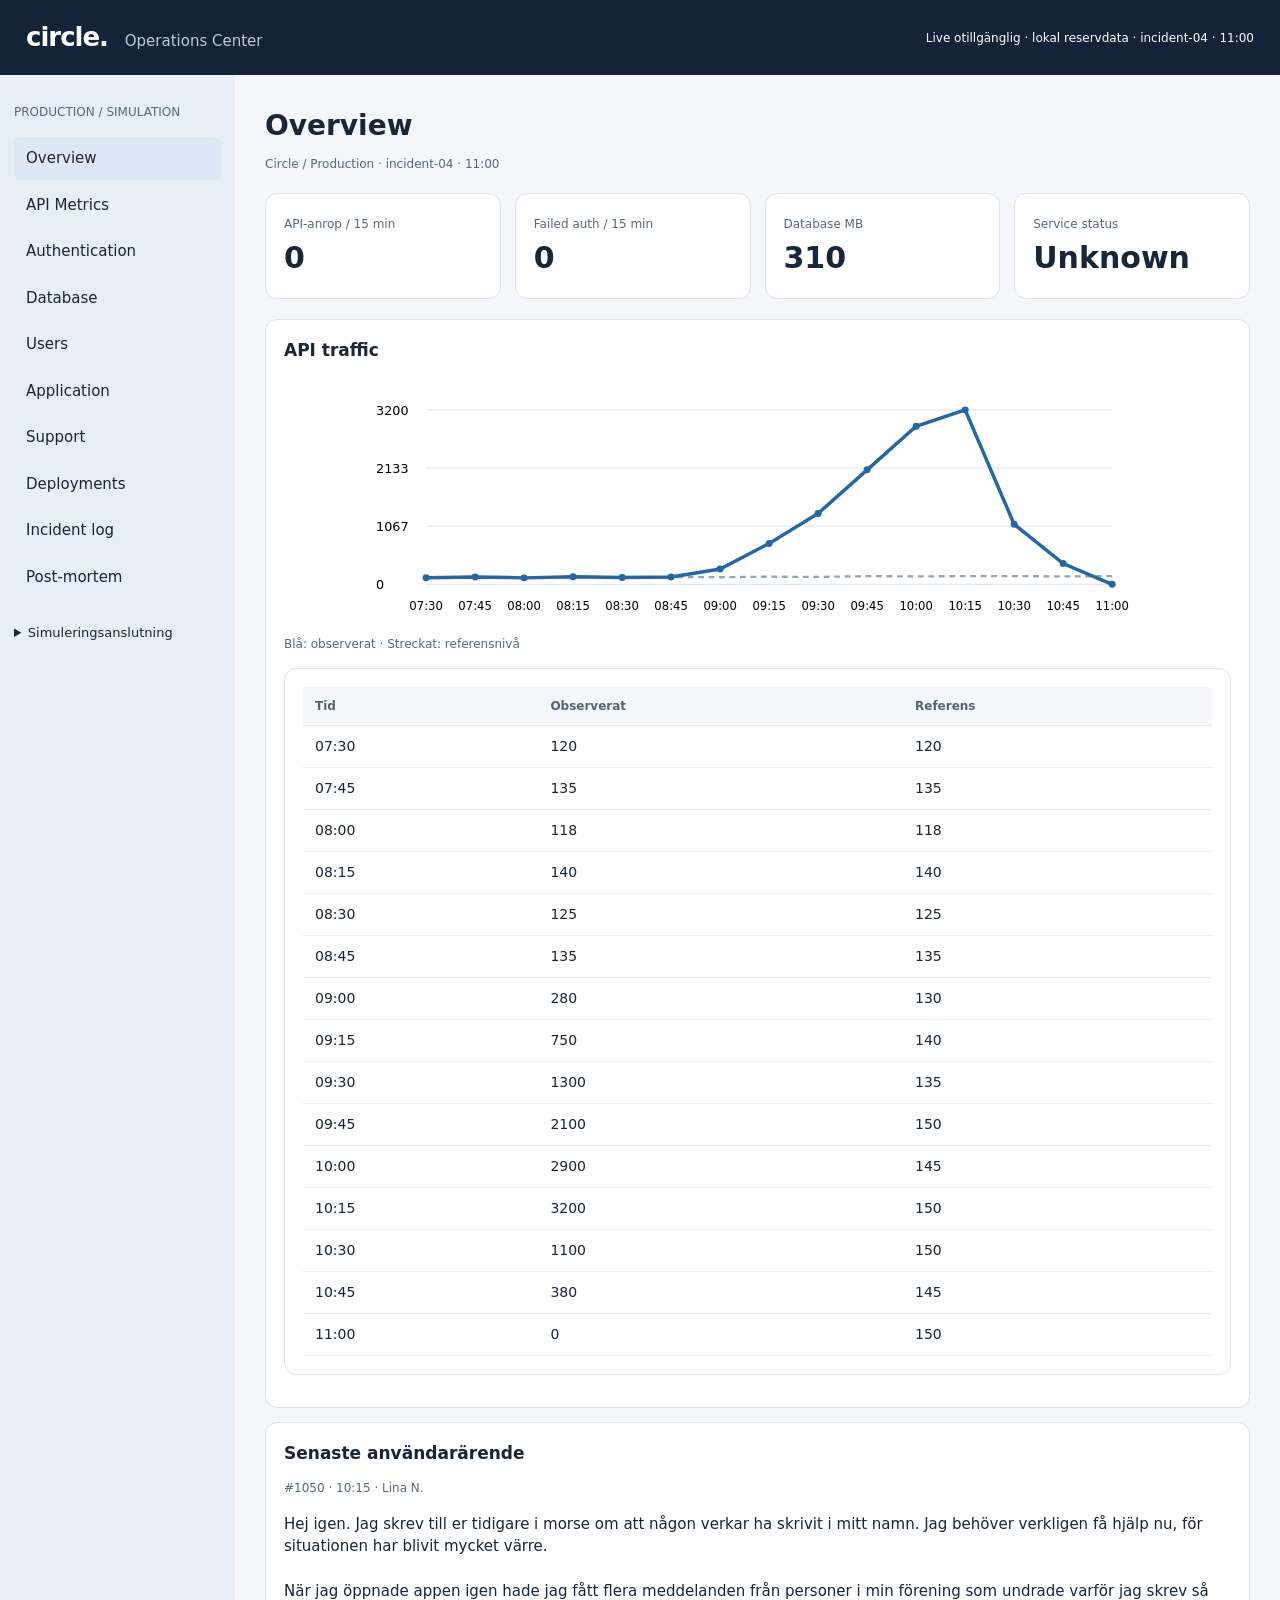
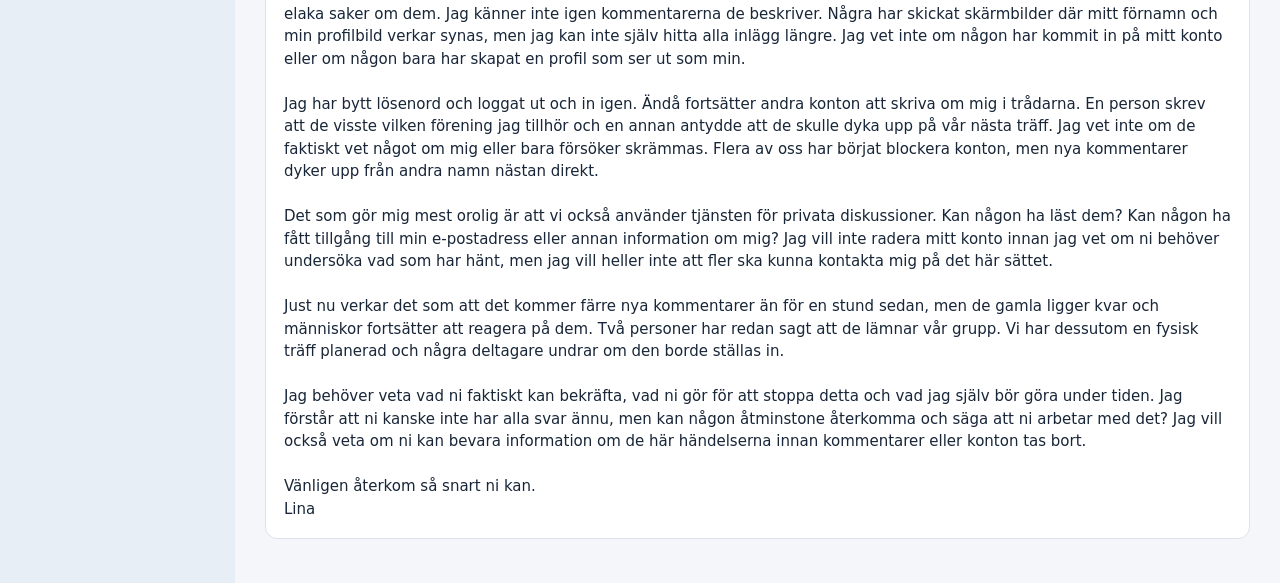
<file: index.html>
<!doctype html><html lang="sv"><head><meta charset="utf-8"><meta name="viewport" content="width=device-width,initial-scale=1"><title>Circle · Operations Center</title><link rel="stylesheet" href="css/style.css"><script type="module" src="js/app.js?v=2"></script></head><body><header><div><strong>circle.</strong> <span>Operations Center</span></div><div id="status" role="status">Ansluter…</div></header><div class="layout"><aside><p class="eyebrow">PRODUCTION / SIMULATION</p><nav id="nav"></nav><details><summary>Simuleringsanslutning</summary><button id="refresh">Uppdatera nu</button><label>Reservkod<input id="code" placeholder="Kod från läraren"></label><button id="manual">Använd kod</button><button id="remote">Återställ anslutning / återgå till live</button></details></aside><main><section id="view"></section></main></div></body></html>
</file>
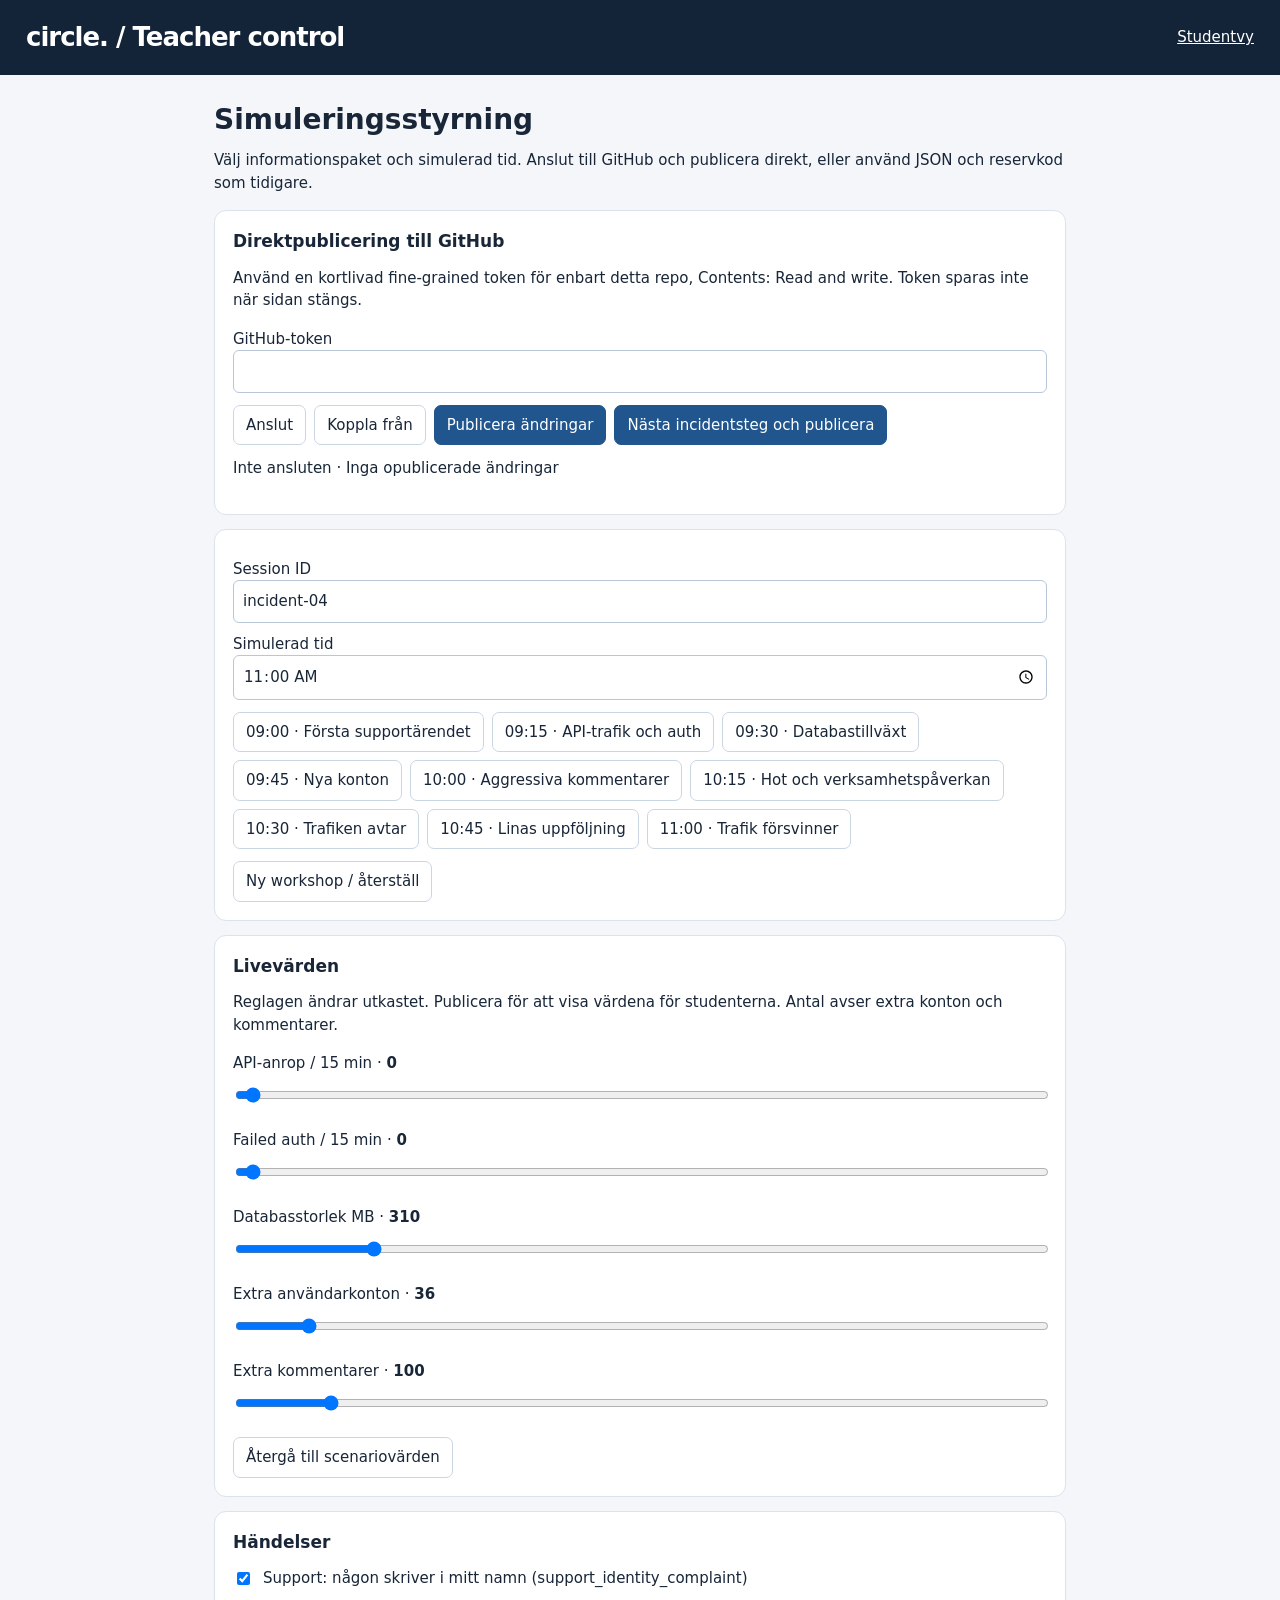
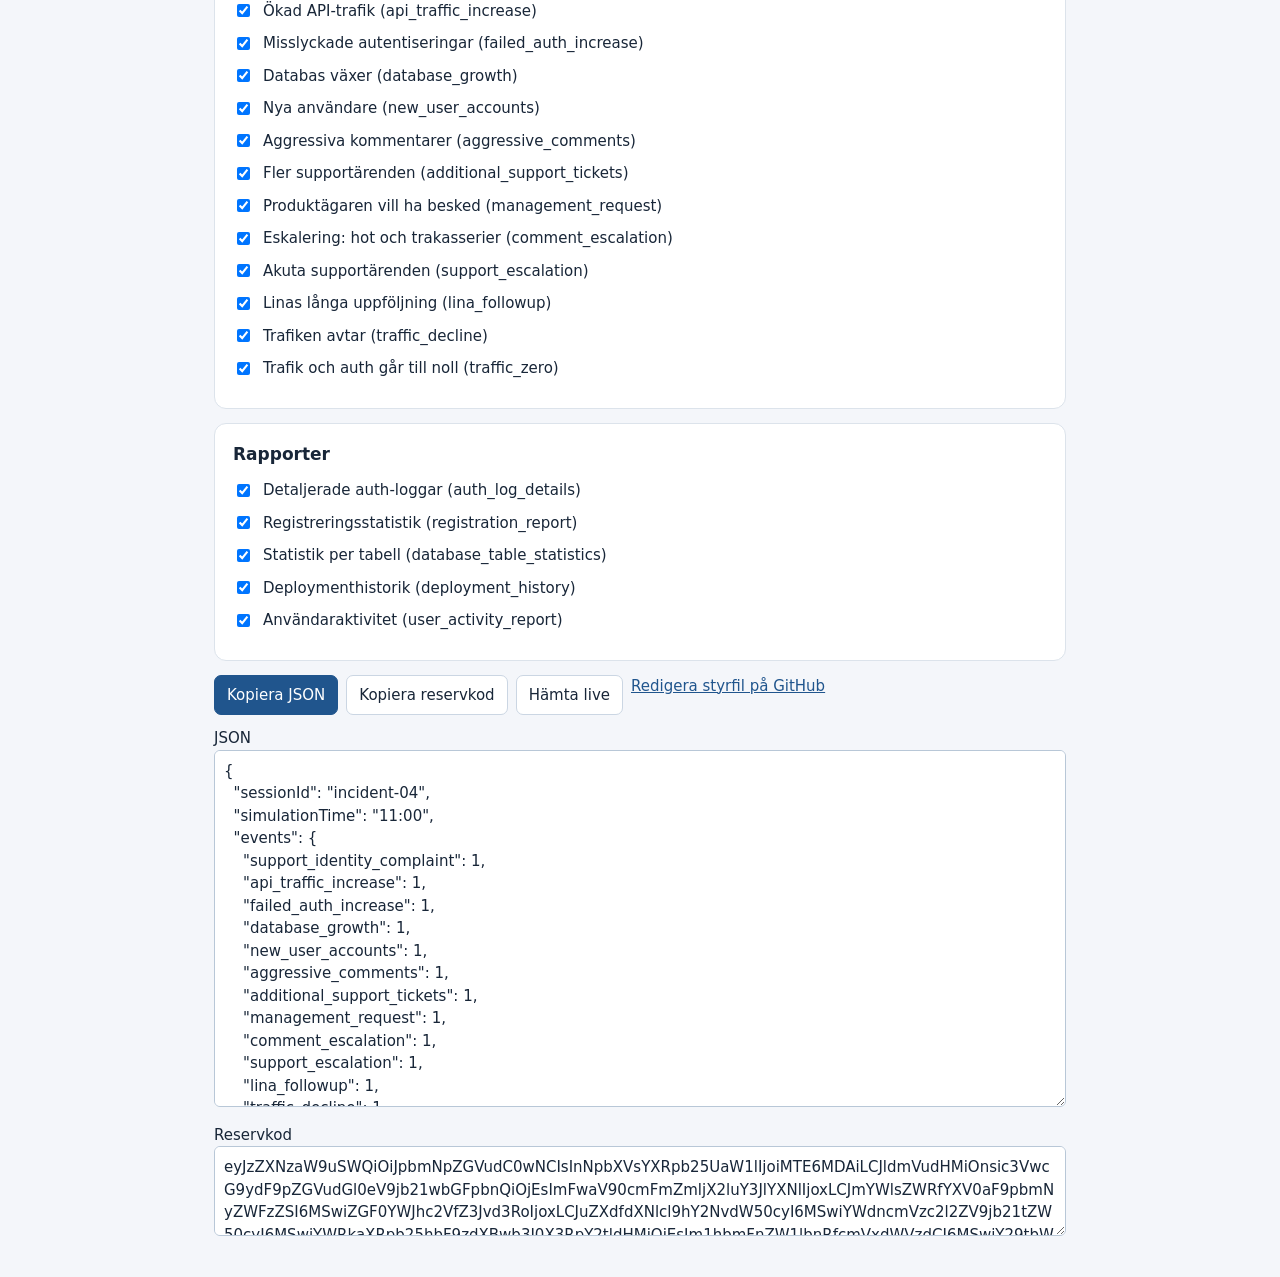
<file: teacher.html>
<!doctype html><html lang="sv"><head><meta charset="utf-8"><meta name="viewport" content="width=device-width,initial-scale=1"><title>Circle · Teacher control</title><link rel="stylesheet" href="css/style.css"><script type="module" src="js/teacher.js?v=2"></script></head><body><header><strong>circle. / Teacher control</strong><a style="color:white" href="index.html">Studentvy</a></header><main class="teacher"><h1>Simuleringsstyrning</h1><p>Välj informationspaket och simulerad tid. Anslut till GitHub och publicera direkt, eller använd JSON och reservkod som tidigare.</p><div id="teacher">Laddar…</div></main></body></html>
</file>
<file: css/style.css>
*{box-sizing:border-box}body{margin:0;background:#f4f6fa;color:#182638;font:15px/1.5 system-ui,sans-serif}header{background:#142438;color:#fff;display:flex;justify-content:space-between;align-items:center;padding:18px 26px;gap:12px}header strong{font-size:26px;letter-spacing:-1px}header span{color:#bacbdd;margin-left:12px}#status{font-size:12px;text-align:right}.layout{display:grid;grid-template-columns:235px minmax(0,1fr);min-height:90vh}aside{background:#e8eef5;padding:20px 14px}nav{display:grid;gap:4px}button,input,select,textarea{font:inherit}button{cursor:pointer;border:1px solid #cbd6e3;border-radius:7px;background:white;color:#182638;padding:8px 12px}button:hover,button.active{background:#dce8f6}nav button{text-align:left;border:0;background:transparent;padding:10px 12px}main{padding:30px;max-width:1250px;width:100%}h1{font-size:28px;margin:0 0 8px}h2{font-size:17px;margin:0 0 12px}p{margin:8px 0 16px}.eyebrow,small,.muted{color:#56697d;font-size:12px}.cards{display:grid;grid-template-columns:repeat(auto-fit,minmax(170px,1fr));gap:14px;margin:20px 0}.panel{background:white;border:1px solid #dce3eb;border-radius:12px;padding:18px;margin:14px 0;overflow:auto}.cards .panel{margin:0}.metric{font-size:30px;font-weight:650;font-variant-numeric:tabular-nums}table{width:100%;border-collapse:collapse;text-align:left;font-size:14px}td,th{padding:10px 12px;border-bottom:1px solid #e7edf3;vertical-align:top}th{background:#f5f7fa;color:#536478;font-size:12px}label{display:block;margin:10px 0}input,select,textarea{width:100%;border:1px solid #b8c7d7;border-radius:6px;padding:9px;background:#fff;color:inherit}textarea{min-height:90px;resize:vertical}details{margin-top:25px;font-size:13px}details button{margin:5px 0;width:100%}.actions{display:flex;flex-wrap:wrap;gap:8px;margin:12px 0}.primary{background:#20558d;color:#fff;border-color:#20558d}.primary:hover{background:#17416e}svg{width:100%;max-height:250px}a{color:#20558d}pre{white-space:pre-wrap;overflow-wrap:anywhere}.teacher{max-width:900px;margin:auto;padding:24px}.teacher label:has(input[type=checkbox]){display:flex;gap:10px;align-items:center}.teacher input[type=checkbox]{width:auto}.warning{color:#95510c}@media(max-width:700px){.layout{grid-template-columns:1fr}nav{display:flex;flex-wrap:wrap}aside{padding:10px}main{padding:15px}header span{display:none}}
</file>
